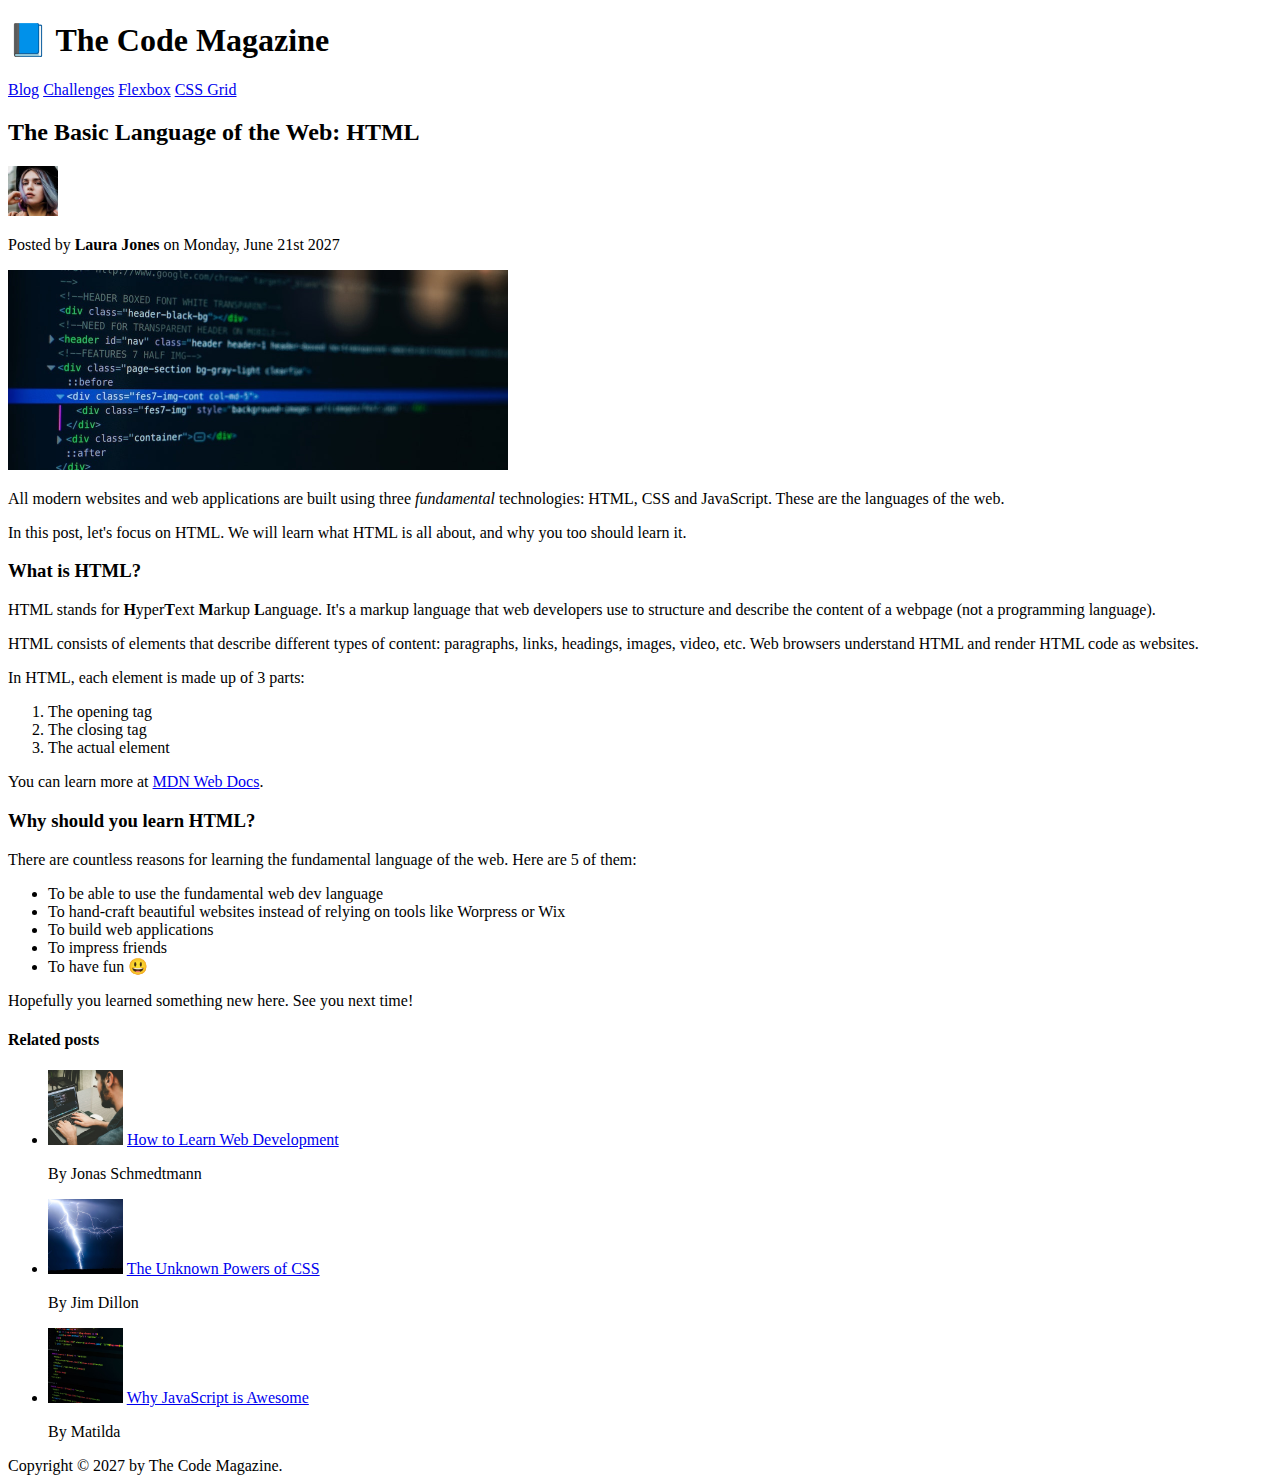
<file: 01-test/index.html>
<!DOCTYPE html>
<html lang="en">
  <head>
    <meta charset="UTF-8" />
    <title>The Basic Language of the Web: HTML</title>
  </head>

  <body>
    <!--
    <h1>The Basic Language of the Web: HTML</h1>
    <h2>The Basic Language of the Web: HTML</h2>
    <h3>The Basic Language of the Web: HTML</h3>
    <h4>The Basic Language of the Web: HTML</h4>
    <h5>The Basic Language of the Web: HTML</h5>
    <h6>The Basic Language of the Web: HTML</h6>
    -->

    <header>
      <h1>📘 The Code Magazine</h1>

      <nav>
        <a href="blog.html">Blog</a>
        <a href="#">Challenges</a>
        <a href="#">Flexbox</a>
        <a href="#">CSS Grid</a>
      </nav>
    </header>

    <article>
      <header>
        <h2>The Basic Language of the Web: HTML</h2>

        <img
          src="img/laura-jones.jpg"
          alt="Headshot of Laura Jones"
          height="50"
          width="50"
        />

        <p>Posted by <strong>Laura Jones</strong> on Monday, June 21st 2027</p>

        <img
          src="img/post-img.jpg"
          alt="HTML code on a screen"
          width="500"
          height="200"
        />
      </header>

      <p>
        All modern websites and web applications are built using three
        <em>fundamental</em>
        technologies: HTML, CSS and JavaScript. These are the languages of the
        web.
      </p>

      <p>
        In this post, let's focus on HTML. We will learn what HTML is all about,
        and why you too should learn it.
      </p>

      <h3>What is HTML?</h3>
      <p>
        HTML stands for <strong>H</strong>yper<strong>T</strong>ext
        <strong>M</strong>arkup <strong>L</strong>anguage. It's a markup
        language that web developers use to structure and describe the content
        of a webpage (not a programming language).
      </p>
      <p>
        HTML consists of elements that describe different types of content:
        paragraphs, links, headings, images, video, etc. Web browsers understand
        HTML and render HTML code as websites.
      </p>
      <p>In HTML, each element is made up of 3 parts:</p>

      <ol>
        <li>The opening tag</li>
        <li>The closing tag</li>
        <li>The actual element</li>
      </ol>

      <p>
        You can learn more at
        <a
          href="https://developer.mozilla.org/en-US/docs/Web/HTML"
          target="_blank"
          >MDN Web Docs</a
        >.
      </p>

      <h3>Why should you learn HTML?</h3>

      <p>
        There are countless reasons for learning the fundamental language of the
        web. Here are 5 of them:
      </p>

      <ul>
        <li>To be able to use the fundamental web dev language</li>
        <li>
          To hand-craft beautiful websites instead of relying on tools like
          Worpress or Wix
        </li>
        <li>To build web applications</li>
        <li>To impress friends</li>
        <li>To have fun 😃</li>
      </ul>

      <p>Hopefully you learned something new here. See you next time!</p>
    </article>

    <aside>
      <h4>Related posts</h4>

      <ul>
        <li>
          <img
            src="img/related-1.jpg"
            alt="Person programming"
            width="75"
            width="75"
          />
          <a href="#">How to Learn Web Development</a>
          <p>By Jonas Schmedtmann</p>
        </li>
        <li>
          <img src="img/related-2.jpg" alt="Lightning" width="75" heigth="75" />
          <a href="#">The Unknown Powers of CSS</a>
          <p>By Jim Dillon</p>
        </li>
        <li>
          <img
            src="img/related-3.jpg"
            alt="JavaScript code on a screen"
            width="75"
            height="75"
          />
          <a href="#">Why JavaScript is Awesome</a>
          <p>By Matilda</p>
        </li>
      </ul>
    </aside>

    <footer>Copyright &copy; 2027 by The Code Magazine.</footer>
  </body>
</html>
</file>
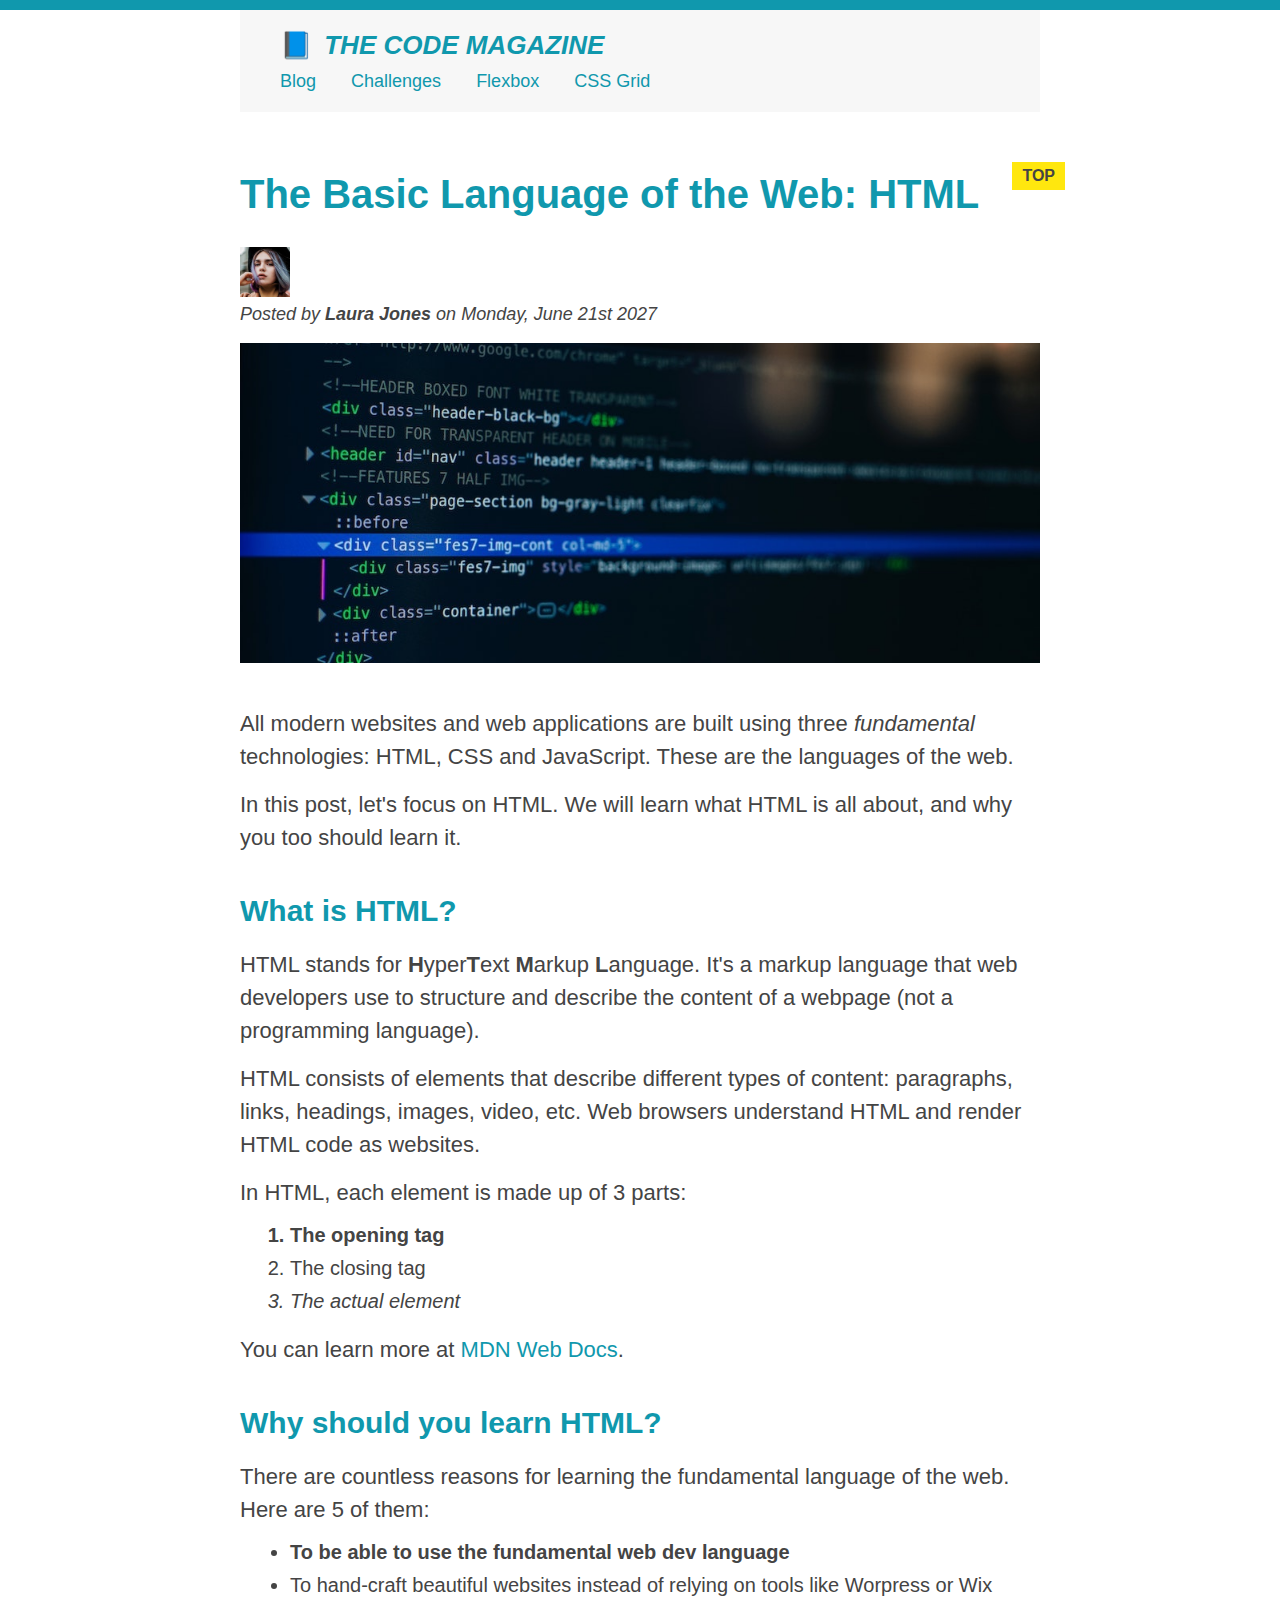
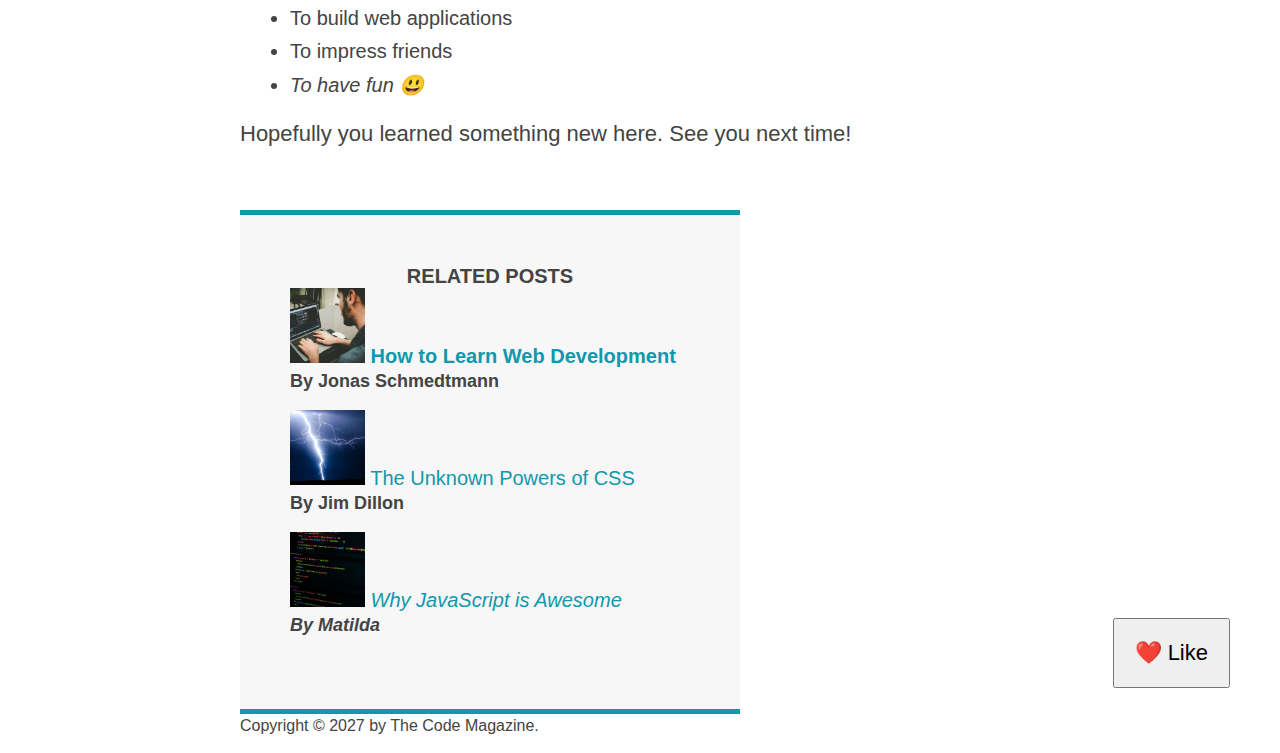
<file: 02-test/index.html>
<!DOCTYPE html>
<html lang="en">
  <head>
    <meta charset="UTF-8" />
    <link href="style.css" rel="stylesheet" />

    <title>The Basic Language of the Web: HTML</title>
  </head>

  <body>
    <!--
    <h1>The Basic Language of the Web: HTML</h1>
    <h2>The Basic Language of the Web: HTML</h2>
    <h3>The Basic Language of the Web: HTML</h3>
    <h4>The Basic Language of the Web: HTML</h4>
    <h5>The Basic Language of the Web: HTML</h5>
    <h6>The Basic Language of the Web: HTML</h6>
    -->

    <div class="container">
      <header class="main-header">
        <h1>📘 The Code Magazine</h1>

        <nav>
          <!-- <strong>This is the navigation</strong> -->
          <a href="blog.html">Blog</a>
          <a href="#">Challenges</a>
          <a href="#">Flexbox</a>
          <a href="#">CSS Grid</a>
        </nav>
      </header>

      <article>
        <header class="post-header">
          <h2>The Basic Language of the Web: HTML</h2>

          <img
            src="img/laura-jones.jpg"
            alt="Headshot of Laura Jones"
            height="50"
            width="50"
          />

          <p id="author">
            Posted by <strong>Laura Jones</strong> on Monday, June 21st 2027
          </p>

          <img
            src="img/post-img.jpg"
            alt="HTML code on a screen"
            width="500"
            height="200"
            class="post-img"
          />
          <button>❤️ Like</button>
        </header>

        <p>
          All modern websites and web applications are built using three
          <em>fundamental</em>
          technologies: HTML, CSS and JavaScript. These are the languages of the
          web.
        </p>

        <p>
          In this post, let's focus on HTML. We will learn what HTML is all
          about, and why you too should learn it.
        </p>

        <h3>What is HTML?</h3>
        <p>
          HTML stands for <strong>H</strong>yper<strong>T</strong>ext
          <strong>M</strong>arkup <strong>L</strong>anguage. It's a markup
          language that web developers use to structure and describe the content
          of a webpage (not a programming language).
        </p>
        <p>
          HTML consists of elements that describe different types of content:
          paragraphs, links, headings, images, video, etc. Web browsers
          understand HTML and render HTML code as websites.
        </p>
        <p>In HTML, each element is made up of 3 parts:</p>

        <ol>
          <li class="first-li">The opening tag</li>
          <li>The closing tag</li>
          <li>The actual element</li>
        </ol>

        <p>
          You can learn more at
          <a
            href="https://developer.mozilla.org/en-US/docs/Web/HTML"
            target="_blank"
            >MDN Web Docs</a
          >.
        </p>

        <h3>Why should you learn HTML?</h3>

        <p>
          There are countless reasons for learning the fundamental language of
          the web. Here are 5 of them:
        </p>

        <ul>
          <li class="first-li">
            To be able to use the fundamental web dev language
          </li>
          <li>
            To hand-craft beautiful websites instead of relying on tools like
            Worpress or Wix
          </li>
          <li>To build web applications</li>
          <li>To impress friends</li>
          <li>To have fun 😃</li>
        </ul>

        <p>Hopefully you learned something new here. See you next time!</p>
      </article>

      <aside>
        <h4>Related posts</h4>

        <ul class="related">
          <li>
            <img
              src="img/related-1.jpg"
              alt="Person programming"
              width="75"
              height="75"
            />
            <a href="#">How to Learn Web Development</a>
            <p class="related-author">By Jonas Schmedtmann</p>
          </li>
          <li>
            <img
              src="img/related-2.jpg"
              alt="Lightning"
              width="75"
              height="75"
            />
            <a href="#">The Unknown Powers of CSS</a>
            <p class="related-author">By Jim Dillon</p>
          </li>
          <li>
            <img
              src="img/related-3.jpg"
              alt="JavaScript code on a screen"
              width="75"
              height="75"
            />
            <a href="#">Why JavaScript is Awesome</a>
            <p class="related-author">By Matilda</p>
          </li>
        </ul>
      </aside>

      <footer>
        <p id="copyright" class="copyright text">
          Copyright &copy; 2027 by The Code Magazine.
        </p>
      </footer>
    </div>
  </body>
</html>
</file>
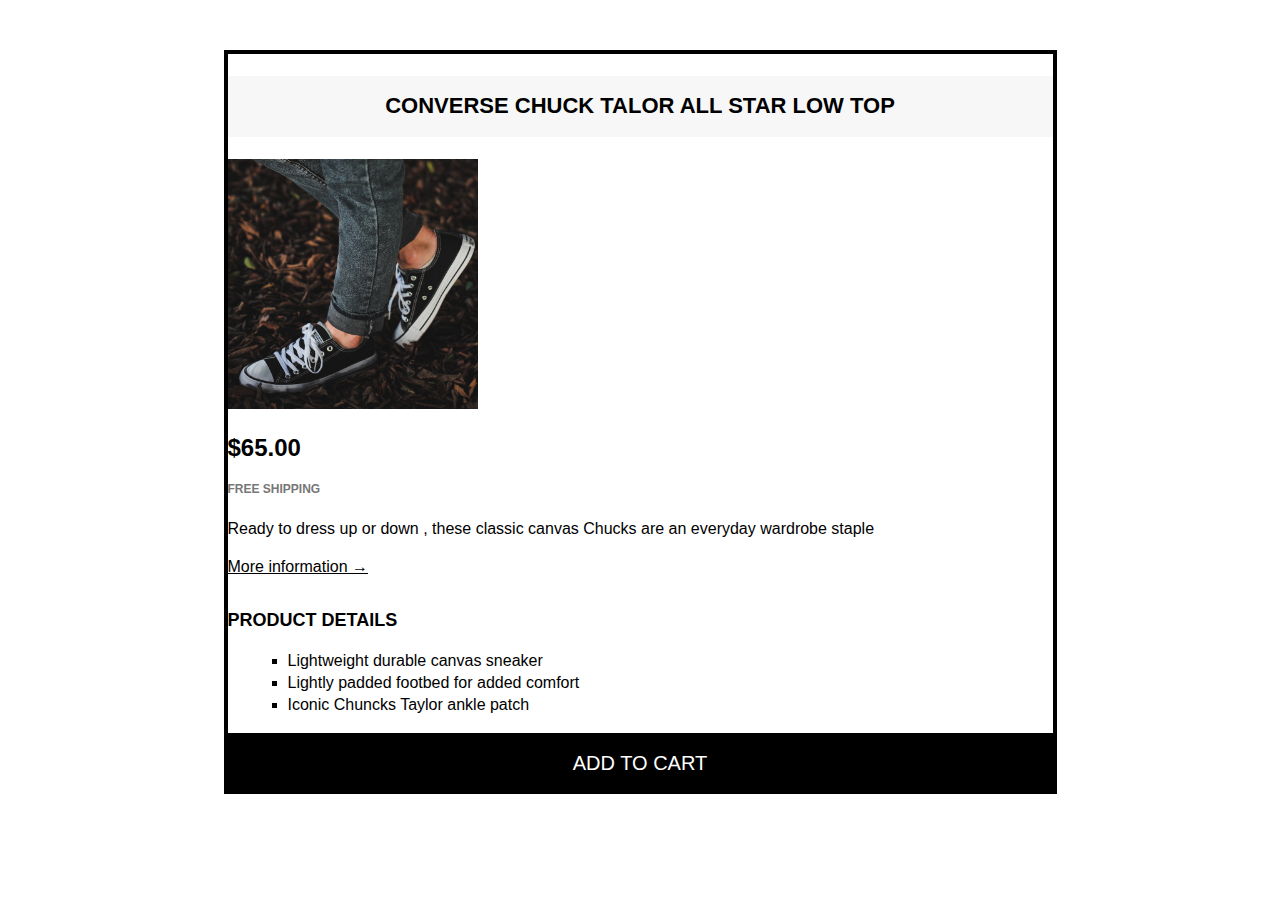
<file: 03-test/index.html>
<!DOCTYPE html>
<html lang="en">
  <head>
    <meta charset="UTF-8" />
    <meta name="viewport" content="width=device-width, initial-scale=1.0" />
    <link rel="stylesheet" href="style.css" />
    <title>Document</title>
  </head>
  <body>
    <article class="product">
      <h3 class="product-title">CONVERSE CHUCK TALOR ALL STAR LOW TOP</h3>
      <img src="img/challenges.jpg" alt="" srcset="" width="250" />
      <p><strong class="dollar">$65.00</strong></p>
      <p class="shipping">FREE SHIPPING</p>
      <p>
        Ready to dress up or down , these classic canvas Chucks are an everyday
        wardrobe staple
      </p>
      <a class="more-information" href="https//www.converse.com"
        >More information &rarr;</a
      >
      <h1 class="product-details">PRODUCT DETAILS</h1>
      <ul class="product-list">
        <li>Lightweight durable canvas sneaker</li>
        <li>Lightly padded footbed for added comfort</li>
        <li>Iconic Chuncks Taylor ankle patch</li>
      </ul>
      <button class="button">ADD TO CART</button>
    </article>
  </body>
</html>
</file>
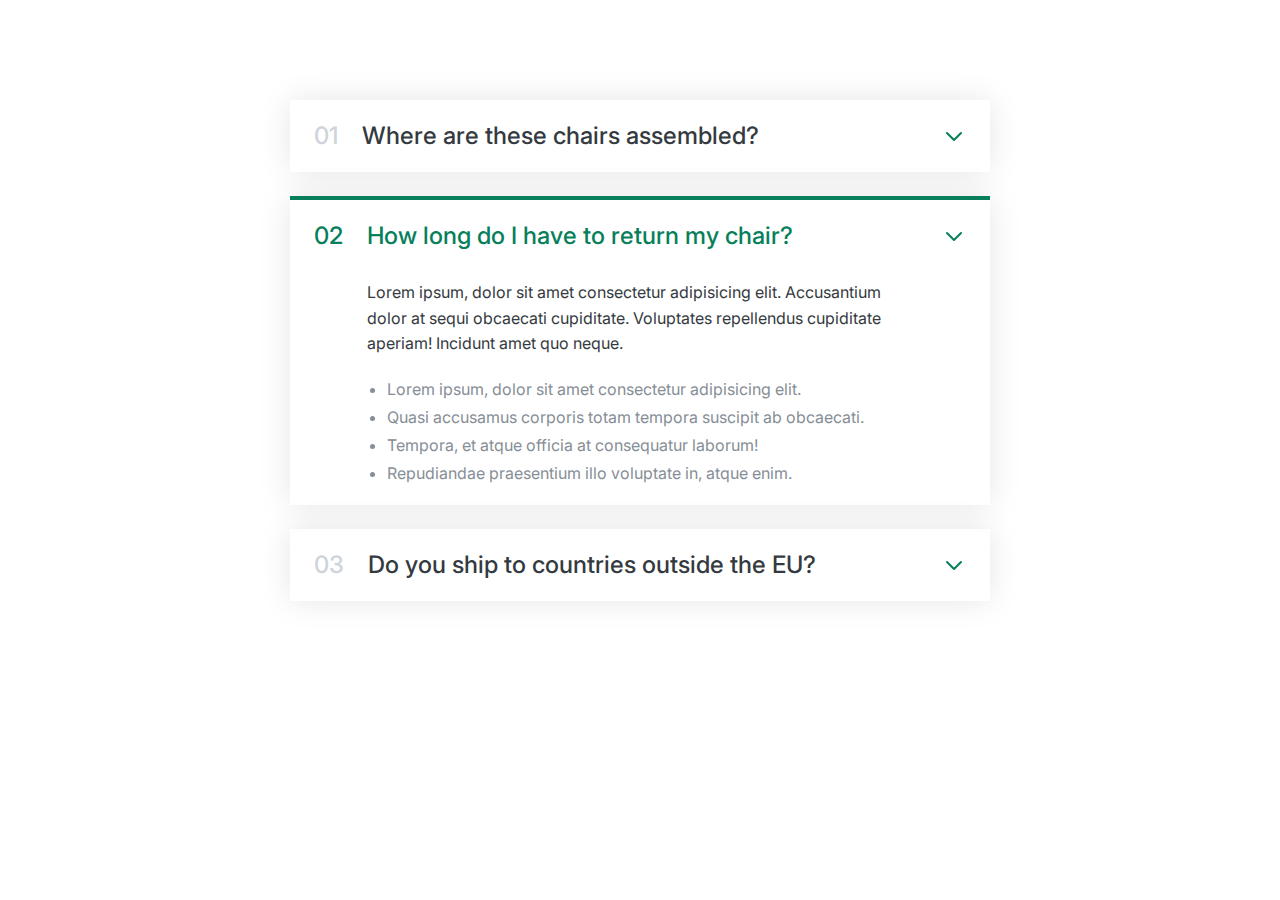
<file: 04-components/01-accordion.html>
<!DOCTYPE html>
<html lang="en">
  <head>
    <meta charset="UTF-8" />
    <meta http-equiv="X-UA-Compatible" content="IE=edge" />
    <meta name="viewport" content="width=device-width, initial-scale=1.0" />
    <link
      href="https://fonts.googleapis.com/css2?family=Inter:wght@400;500;700&display=swap"
      rel="stylesheet"
    />

    <title>Accordion Component</title>

    <style>
      /*
      SPACING SYSTEM (px)
      2 / 4 / 8 / 12 / 16 / 24 / 32 / 48 / 64 / 80 / 96 / 128
      FONT SIZE SYSTEM (px)
      10 / 12 / 14 / 16 / 18 / 20 / 24 / 30 / 36 / 44 / 52 / 62 / 74 / 86 / 98
      */
      /* 
      MAIN COLOR: #087f5b
      GREY COLOR: #343a40
      */

      * {
        margin: 0;
        padding: 0;
        box-sizing: border-box;
      }

      body {
        font-family: "Inter", sans-serif;
        color: #343a40;
        line-height: 1;
      }

      .accordion {
        width: 700px;
        margin: 100px auto;

        display: flex;
        flex-direction: column;
        gap: 24px;
      }

      .item {
        box-shadow: 0 0 32px rgba(0, 0, 0, 0.1);
        padding: 24px;

        display: grid;
        grid-template-columns: auto 1fr auto;
        column-gap: 24px;
        row-gap: 32px;
        align-items: center;
      }

      .number,
      .text {
        font-size: 24px;
        font-weight: 500;
        /* color: #087f5b; */
      }

      .number {
        color: #ced4da;
      }

      .icon {
        width: 24px;
        height: 24px;
        stroke: #087f5b;
      }

      .hidden-box {
        grid-column: 2;
        display: none;
      }

      .hidden-box p {
        line-height: 1.6;
        margin-bottom: 24px;
      }

      .hidden-box ul {
        color: #868e96;
        margin-left: 20px;

        display: flex;
        flex-direction: column;
        gap: 12px;
      }

      /* OPEN STATE */
      .open {
        border-top: 4px solid #087f5b;
      }

      .open .hidden-box {
        display: block;
      }

      .open .number,
      .open .text {
        color: #087f5b;
      }
    </style>
  </head>
  <body>
    <div class="accordion">
      <div class="item">
        <p class="number">01</p>
        <p class="text">Where are these chairs assembled?</p>
        <svg
          xmlns="http://www.w3.org/2000/svg"
          class="icon"
          fill="none"
          viewBox="0 0 24 24"
          stroke="currentColor"
        >
          <path
            stroke-linecap="round"
            stroke-linejoin="round"
            stroke-width="2"
            d="M19 9l-7 7-7-7"
          />
        </svg>
        <div class="hidden-box">
          <p>
            Lorem ipsum, dolor sit amet consectetur adipisicing elit.
            Accusantium dolor at sequi obcaecati cupiditate. Voluptates
            repellendus cupiditate aperiam! Incidunt amet quo neque.
          </p>
          <ul>
            <li>Lorem ipsum, dolor sit amet consectetur adipisicing elit.</li>
            <li>
              Quasi accusamus corporis totam tempora suscipit ab obcaecati.
            </li>
            <li>Tempora, et atque officia at consequatur laborum!</li>
            <li>Repudiandae praesentium illo voluptate in, atque enim.</li>
          </ul>
        </div>
      </div>

      <div class="item open">
        <p class="number">02</p>
        <p class="text">How long do I have to return my chair?</p>
        <svg
          xmlns="http://www.w3.org/2000/svg"
          class="icon"
          fill="none"
          viewBox="0 0 24 24"
          stroke="currentColor"
        >
          <path
            stroke-linecap="round"
            stroke-linejoin="round"
            stroke-width="2"
            d="M19 9l-7 7-7-7"
          />
        </svg>
        <div class="hidden-box">
          <p>
            Lorem ipsum, dolor sit amet consectetur adipisicing elit.
            Accusantium dolor at sequi obcaecati cupiditate. Voluptates
            repellendus cupiditate aperiam! Incidunt amet quo neque.
          </p>
          <ul>
            <li>Lorem ipsum, dolor sit amet consectetur adipisicing elit.</li>
            <li>
              Quasi accusamus corporis totam tempora suscipit ab obcaecati.
            </li>
            <li>Tempora, et atque officia at consequatur laborum!</li>
            <li>Repudiandae praesentium illo voluptate in, atque enim.</li>
          </ul>
        </div>
      </div>

      <div class="item">
        <p class="number">03</p>
        <p class="text">Do you ship to countries outside the EU?</p>
        <svg
          xmlns="http://www.w3.org/2000/svg"
          class="icon"
          fill="none"
          viewBox="0 0 24 24"
          stroke="currentColor"
        >
          <path
            stroke-linecap="round"
            stroke-linejoin="round"
            stroke-width="2"
            d="M19 9l-7 7-7-7"
          />
        </svg>
        <div class="hidden-box">
          <p>
            Lorem ipsum, dolor sit amet consectetur adipisicing elit.
            Accusantium dolor at sequi obcaecati cupiditate. Voluptates
            repellendus cupiditate aperiam! Incidunt amet quo neque.
          </p>
          <ul>
            <li>Lorem ipsum, dolor sit amet consectetur adipisicing elit.</li>
            <li>
              Quasi accusamus corporis totam tempora suscipit ab obcaecati.
            </li>
            <li>Tempora, et atque officia at consequatur laborum!</li>
            <li>Repudiandae praesentium illo voluptate in, atque enim.</li>
          </ul>
        </div>
      </div>
    </div>
  </body>
</html>
</file>
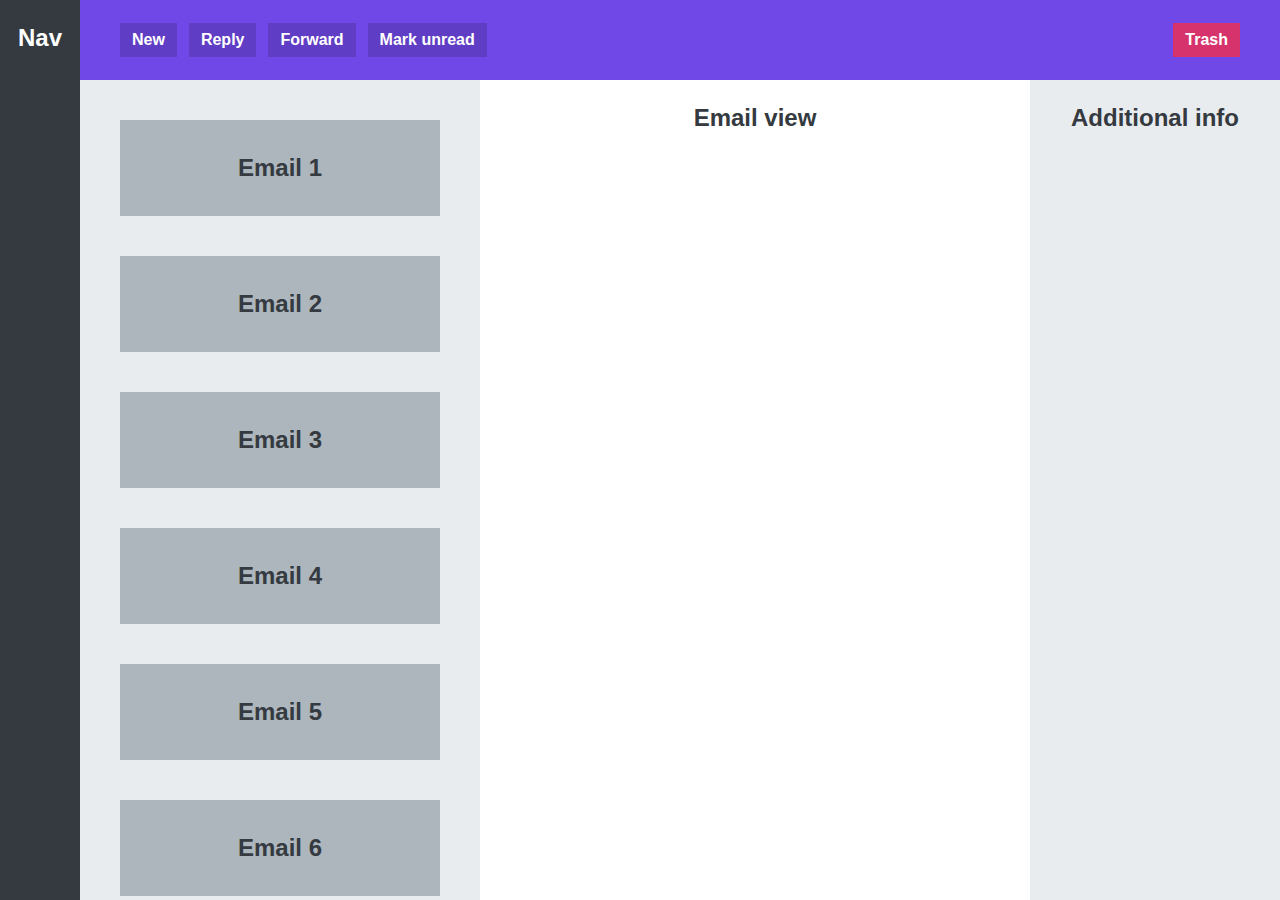
<file: 04-components/app-layout.html>
<!DOCTYPE html>
<html lang="en">
  <head>
    <meta charset="UTF-8" />
    <meta http-equiv="X-UA-Compatible" content="IE=edge" />
    <meta name="viewport" content="width=device-width, initial-scale=1.0" />
    <title>App Layout</title>
    <style>
      * {
        margin: 0;
        padding: 0;
        box-sizing: border-box;
      }

      body {
        font-family: sans-serif;
        color: #343a40;
        font-size: 24px;
        height: 100vh;
        text-align: center;
        font-weight: bold;

        display: grid;
        grid-template-columns: 80px 400px 1fr 250px;
        grid-template-rows: 80px 1fr;
      }

      nav,
      section,
      main,
      aside {
        padding-top: 24px;
      }

      nav {
        background-color: #343a40;
        color: white;
        grid-row: 1 / -1;
      }

      menu {
        background-color: #7048e8;
        grid-column: 2 / -1;
        display: flex;
        align-items: center;
        gap: 12px;
        padding: 0 40px;
      }

      button {
        display: inline-block;
        font-size: 16px;
        font-weight: bold;
        background-color: #5f3dc4;
        border: none;
        cursor: pointer;
        color: #fff;
        padding: 8px 12px;
      }

      button:last-child {
        background-color: #d6336c;
        margin-left: auto;
      }

      section {
        background-color: #e9ecef;
        padding: 40px;

        /* How elements that don't fit into container appear */
        overflow: scroll;

        display: flex;
        flex-direction: column;
        gap: 40px;
      }

      .email {
        background-color: #adb5bd;
        height: 96px;
        flex-shrink: 0;

        display: flex;
        align-items: center;
        justify-content: center;
      }

      aside {
        background-color: #e9ecef;
      }
    </style>
  </head>
  <body>
    <nav>Nav</nav>
    <menu>
      <button>New</button>
      <button>Reply</button>
      <button>Forward</button>
      <button>Mark unread</button>
      <button>Trash</button>
    </menu>
    <section>
      <div class="email">Email 1</div>
      <div class="email">Email 2</div>
      <div class="email">Email 3</div>
      <div class="email">Email 4</div>
      <div class="email">Email 5</div>
      <div class="email">Email 6</div>
      <div class="email">Email 7</div>
      <div class="email">Email 8</div>
      <div class="email">Email 9</div>
      <div class="email">Email 10</div>
    </section>
    <main>Email view</main>
    <aside>Additional info</aside>
  </body>
</html>
</file>
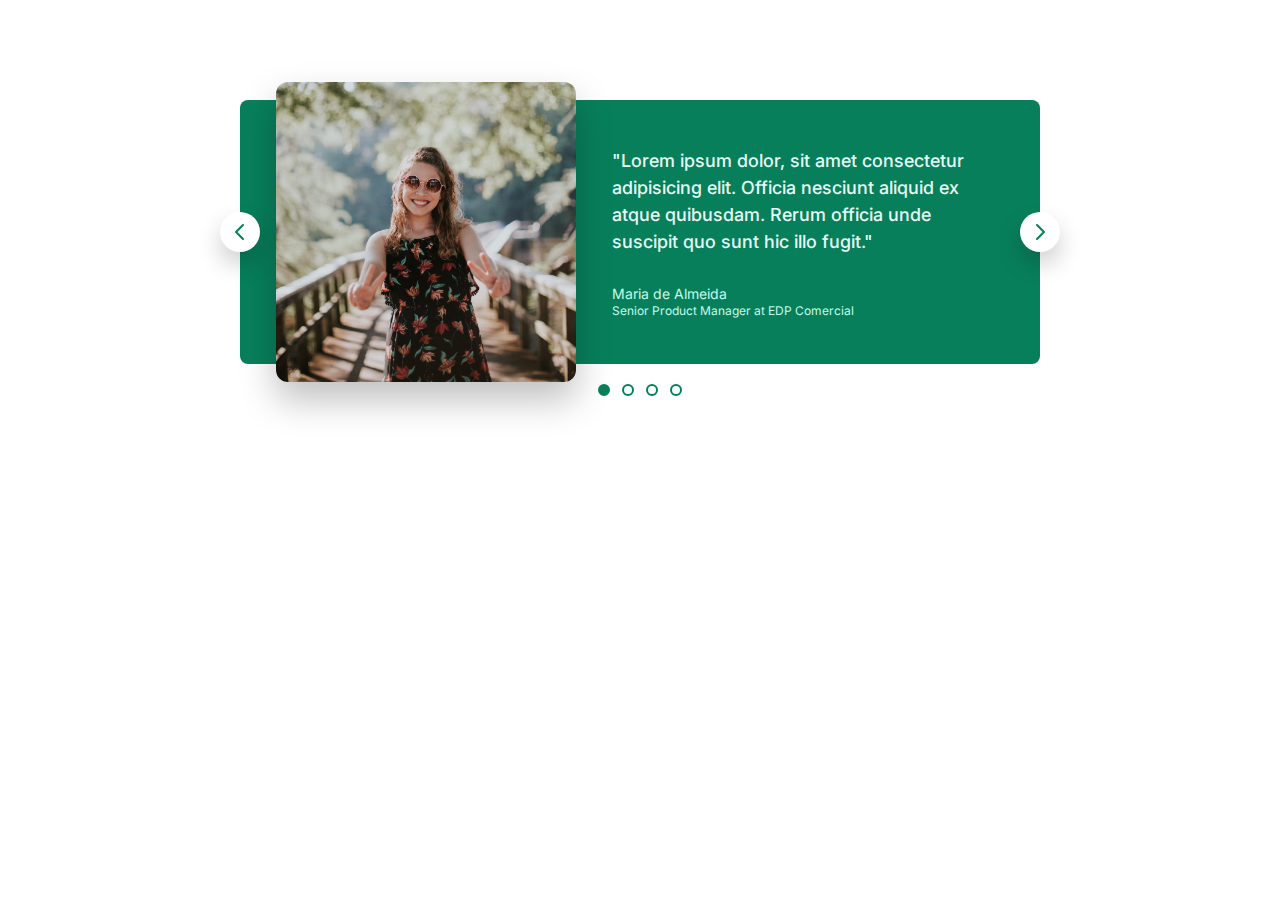
<file: 04-components/Carousel.html>
<!DOCTYPE html>
<html lang="en">
  <head>
    <meta charset="UTF-8" />
    <meta http-equiv="X-UA-Compatible" content="IE=edge" />
    <meta name="viewport" content="width=device-width, initial-scale=1.0" />
    <link
      href="https://fonts.googleapis.com/css2?family=Inter:wght@400;500;700&display=swap"
      rel="stylesheet"
    />

    <title>Carousel Component</title>

    <style>
      /*
      SPACING SYSTEM (px)
      2 / 4 / 8 / 12 / 16 / 24 / 32 / 48 / 64 / 80 / 96 / 128
      FONT SIZE SYSTEM (px)
      10 / 12 / 14 / 16 / 18 / 20 / 24 / 30 / 36 / 44 / 52 / 62 / 74 / 86 / 98
      */
      /*
      MAIN COLOR: #087f5b
      GREY COLOR: #343a40
      */

      * {
        margin: 0;
        padding: 0;
        box-sizing: border-box;
      }

      body {
        font-family: "Inter", sans-serif;
        color: #343a40;
        line-height: 1;
      }

      .carousel {
        width: 800px;
        margin: 100px auto;
        background-color: #087f5b;
        /* padding: 32px; */
        /* padding-left: 86px; */
        /* padding-right: 48px; */
        padding: 32px 48px 32px 86px;

        border-radius: 8px;
        position: relative;

        display: flex;
        align-items: center;
        gap: 86px;
      }

      img {
        height: 200px;
        border-radius: 8px;
        transform: scale(1.5);
        box-shadow: 0 12px 24px rgba(0, 0, 0, 0.25);
      }

      .testimonial-text {
        font-size: 18px;
        font-weight: 500;
        line-height: 1.5;
        margin-bottom: 32px;
        color: #e6fcf5;
      }

      .testimonial-author {
        font-size: 14px;
        margin-bottom: 4px;
        color: #c3fae8;
      }

      .testimonial-job {
        font-size: 12px;
        color: #c3fae8;
      }

      /* CONTROLS */
      .btn {
        background-color: #fff;
        border: none;
        height: 40px;
        width: 40px;
        border-radius: 50%;
        position: absolute;
        box-shadow: 0 12px 24px rgba(0, 0, 0, 0.2);
        cursor: pointer;

        display: flex;
        align-items: center;
        justify-content: center;
      }

      .btn--left {
        /* In relation to PARENTE ELEMENT */
        left: 0;
        top: 50%;

        /* In relation to ELEMENT ITSELF */
        transform: translate(-50%, -50%);
      }

      .btn--right {
        right: 0;
        top: 50%;

        transform: translate(50%, -50%);
      }

      .btn-icon {
        height: 24px;
        width: 24px;
        stroke: #087f5b;
      }
      .dots {
        position: absolute;
        left: 50%;
        bottom: 0;
        transform: translate(-50%, 32px);

        display: flex;
        gap: 12px;
      }

      .dot {
        height: 12px;
        width: 12px;
        background-color: #fff;
        border: 2px solid #087f5b;
        border-radius: 50%;
        cursor: pointer;
      }

      .dot--fill {
        background-color: #087f5b;
      }
    </style>
  </head>
  <body>
    <div class="carousel">
      <img src="maria.jpg" alt="Maria de Almeida" />
      <blockquote class="testimonial">
        <p class="testimonial-text">
          "Lorem ipsum dolor, sit amet consectetur adipisicing elit. Officia
          nesciunt aliquid ex atque quibusdam. Rerum officia unde suscipit quo
          sunt hic illo fugit."
        </p>
        <p class="testimonial-author">Maria de Almeida</p>
        <p class="testimonial-job">Senior Product Manager at EDP Comercial</p>
      </blockquote>

      <button class="btn btn--left">
        <svg
          xmlns="http://www.w3.org/2000/svg"
          class="btn-icon"
          fill="none"
          viewBox="0 0 24 24"
          stroke="currentColor"
        >
          <path
            stroke-linecap="round"
            stroke-linejoin="round"
            stroke-width="2"
            d="M15 19l-7-7 7-7"
          />
        </svg>
      </button>
      <button class="btn btn--right">
        <svg
          xmlns="http://www.w3.org/2000/svg"
          class="btn-icon"
          fill="none"
          viewBox="0 0 24 24"
          stroke="currentColor"
        >
          <path
            stroke-linecap="round"
            stroke-linejoin="round"
            stroke-width="2"
            d="M9 5l7 7-7 7"
          />
        </svg>
      </button>
      <div class="dots">
        <button class="dot dot--fill">&nbsp;</button>
        <button class="dot">&nbsp;</button>
        <button class="dot">&nbsp;</button>
        <button class="dot">&nbsp;</button>
      </div>
    </div>
  </body>
</html>
</file>
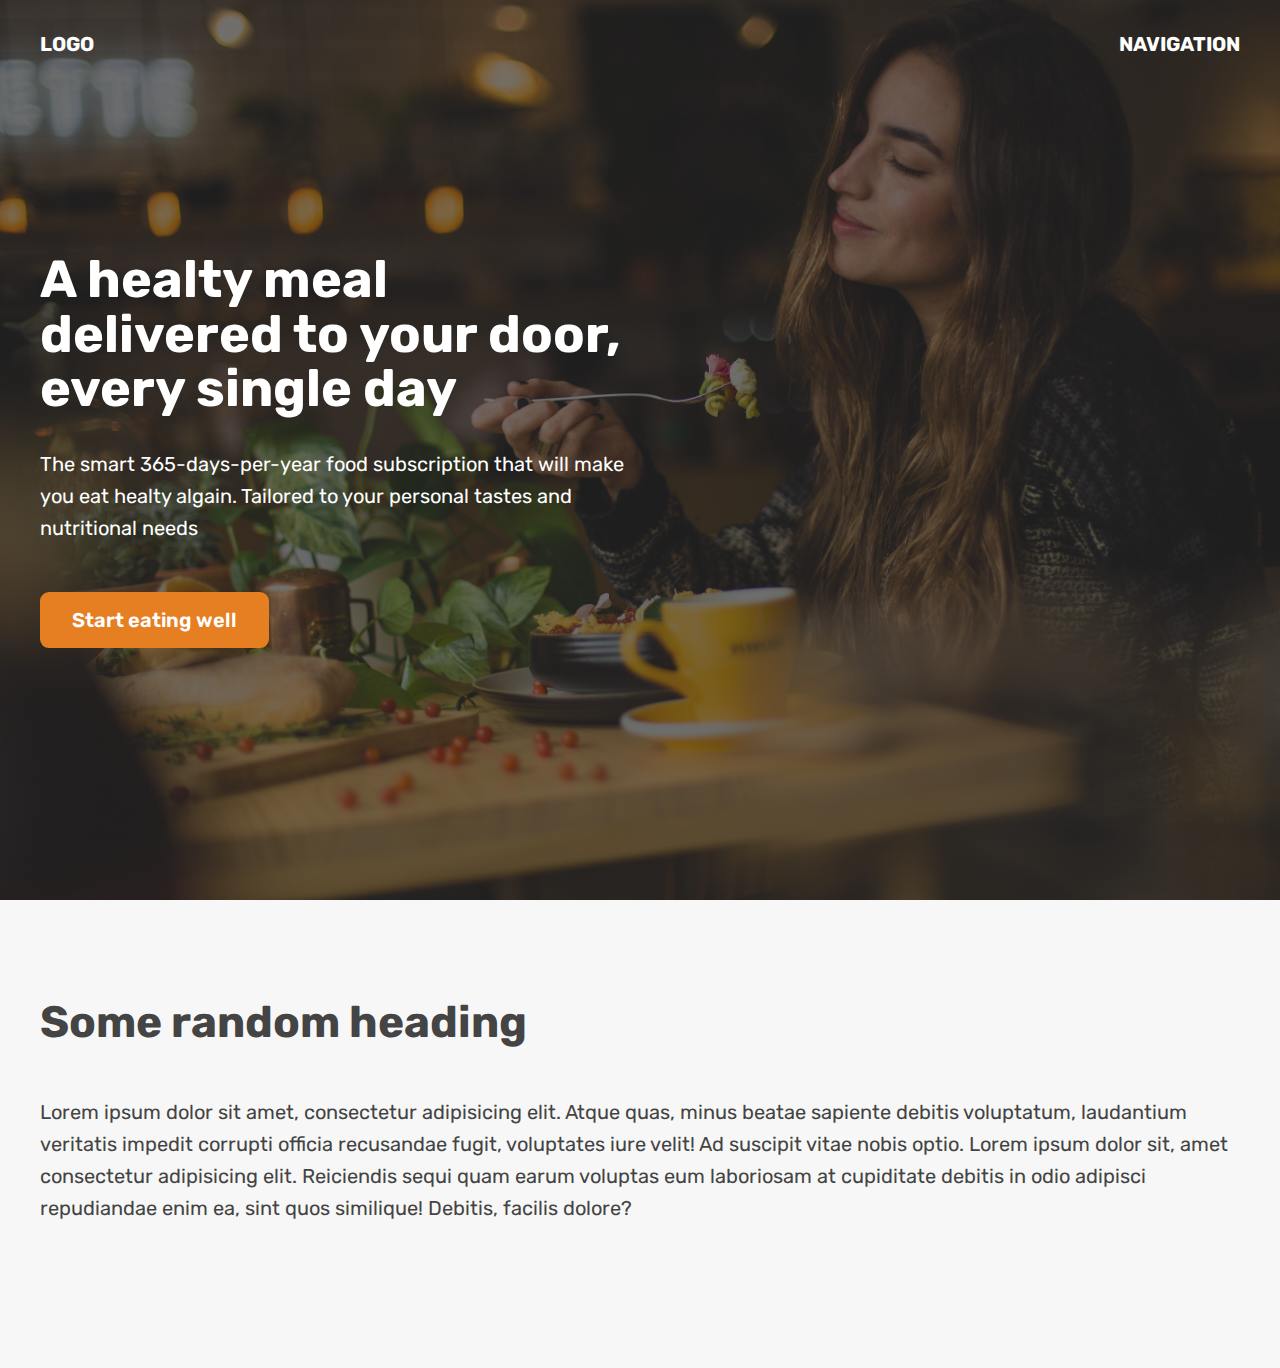
<file: 04-components/hero.html>
<!DOCTYPE html>
<html lang="en">
  <head>
    <meta charset="UTF-8" />
    <meta http-equiv="X-UA-Compatible" content="IE=edge" />
    <meta name="viewport" content="width=device-width, initial-scale=1.0" />
    <title>Omifood Hero Section</title>

    <link rel="preconnect" href="https://fonts.gstatic.com" />
    <link
      href="https://fonts.googleapis.com/css2?family=Rubik:wght@400;600;700&display=swap"
      rel="stylesheet"
    />
    <style>
      * {
        margin: 0;
        padding: 0;
        box-sizing: border-box;
      }

      html {
        font-family: "Rubik", sans-serif;
        color: #444;
      }

      .container {
        margin: 0 auto;
        width: 1200px;
      }

      header {
        /* background-color: orangered; */
        height: 100vh;
        position: relative;

        background-image: linear-gradient(
            rgba(34, 34, 34, 0.6),
            rgba(34, 34, 34, 0.6)
          ),
          url(hero.jpg);
        background-size: cover;
        color: #fff;
      }

      nav {
        font-size: 20px;
        font-weight: 700;
        display: flex;
        justify-content: space-between;
        padding-top: 32px;
        /* background-image: linear-gradient(to right, red, blue); */

        /* background-color: green; */
      }

      .header-container {
        width: 1200px;
        position: absolute;

        /* In relation to PARENT size */
        left: 50%;
        top: 50%;

        /* In relation to ELEMENT size */
        transform: translate(-50%, -50%);

        /* background-color: violet; */

        /* text-align: center; */
      }

      .header-container-inner {
        width: 50%;
        /* background-color: blue; */
      }

      h1 {
        font-size: 52px;
        margin-bottom: 32px;
        line-height: 1.05;
      }

      p {
        font-size: 20px;
        line-height: 1.6;
        margin-bottom: 48px;
      }

      .btn:link,
      .btn:visited {
        font-size: 20px;
        font-weight: 600;
        background-color: #e67e22;
        color: #fff;
        text-decoration: none;
        display: inline-block;
        padding: 16px 32px;
        border-radius: 9px;
      }

      h2 {
        font-size: 44px;
        margin-bottom: 48px;
      }

      section {
        padding: 96px 0;
        background-color: #f7f7f7;
      }
    </style>
  </head>
  <body>
    <header>
      <nav class="container">
        <div>LOGO</div>
        <div>NAVIGATION</div>
      </nav>

      <div class="header-container">
        <div class="header-container-inner">
          <h1>A healty meal delivered to your door, every single day</h1>
          <p>
            The smart 365-days-per-year food subscription that will make you eat
            healty algain. Tailored to your personal tastes and nutritional
            needs
          </p>
          <a href="#" class="btn">Start eating well</a>
        </div>
      </div>
    </header>

    <section>
      <div class="container">
        <h2>Some random heading</h2>
        <p>
          Lorem ipsum dolor sit amet, consectetur adipisicing elit. Atque quas,
          minus beatae sapiente debitis voluptatum, laudantium veritatis impedit
          corrupti officia recusandae fugit, voluptates iure velit! Ad suscipit
          vitae nobis optio. Lorem ipsum dolor sit, amet consectetur adipisicing
          elit. Reiciendis sequi quam earum voluptas eum laboriosam at
          cupiditate debitis in odio adipisci repudiandae enim ea, sint quos
          similique! Debitis, facilis dolore?
        </p>
      </div>
    </section>
  </body>
</html>
</file>
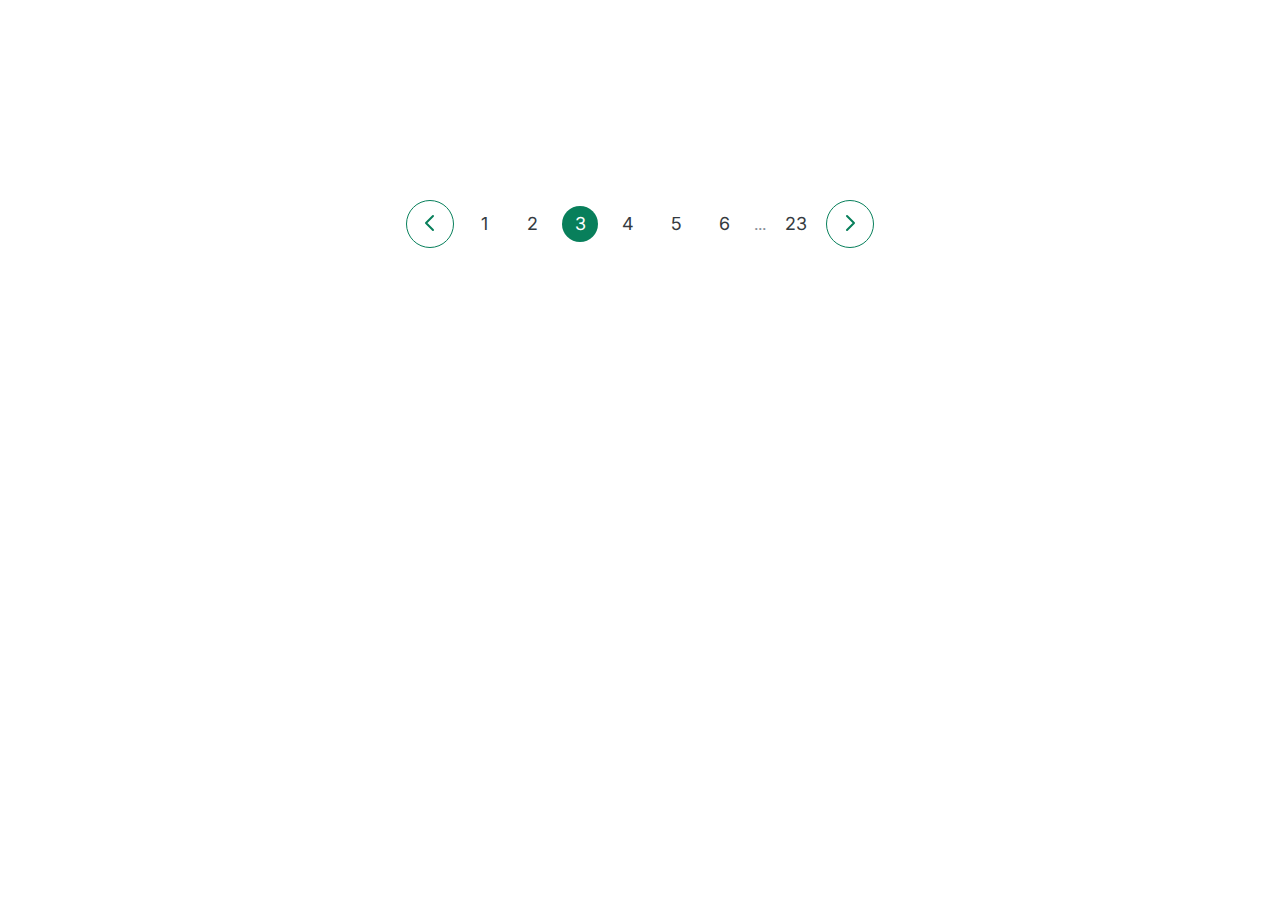
<file: 04-components/pagination.html>
<!DOCTYPE html>
<html lang="en">
  <head>
    <meta charset="UTF-8" />
    <meta http-equiv="X-UA-Compatible" content="IE=edge" />
    <meta name="viewport" content="width=device-width, initial-scale=1.0" />
    <link
      href="https://fonts.googleapis.com/css2?family=Inter:wght@400;500;700&display=swap"
      rel="stylesheet"
    />

    <title>Pagination Component</title>

    <style>
      /*
      SPACING SYSTEM (px)
      2 / 4 / 8 / 12 / 16 / 24 / 32 / 48 / 64 / 80 / 96 / 128
      FONT SIZE SYSTEM (px)
      10 / 12 / 14 / 16 / 18 / 20 / 24 / 30 / 36 / 44 / 52 / 62 / 74 / 86 / 98
      */
      /* 
      MAIN COLOR: #087f5b
      GREY COLOR: #343a40
      */

      * {
        margin: 0;
        padding: 0;
        box-sizing: border-box;
      }

      body {
        font-family: "Inter", sans-serif;
        color: #343a40;
        line-height: 1;
        display: flex;
        justify-content: center;
      }

      .pagination {
        display: flex;
        align-items: center;
        gap: 12px;
        margin-top: 200px;
      }

      .btn {
        border: 1px solid #087f5b;
        height: 48px;
        width: 48px;
        border-radius: 50%;
        background: none;
        cursor: pointer;
      }

      .btn:hover {
        background-color: #087f5b;
      }

      .btn:hover .btn-icon {
        stroke: #fff;
      }

      .btn-icon {
        height: 24px;
        width: 24px;
        stroke: #087f5b;
      }

      .page-link:link,
      .page-link:visited {
        font-size: 18px;
        color: #343a40;
        text-decoration: none;
        height: 36px;
        width: 36px;
        border-radius: 50%;
        display: flex;
        align-items: center;
        justify-content: center;
      }

      .page-link:hover,
      .page-link:active,
      .page-link.page-link--current {
        background-color: #087f5b;
        color: #fff;
      }

      .dots {
        color: #868e96;
      }
    </style>
  </head>
  <body>
    <div class="pagination">
      <button class="btn">
        <svg
          xmlns="http://www.w3.org/2000/svg"
          class="btn-icon"
          fill="none"
          viewBox="0 0 24 24"
          stroke="currentColor"
        >
          <path
            stroke-linecap="round"
            stroke-linejoin="round"
            stroke-width="2"
            d="M15 19l-7-7 7-7"
          />
        </svg>
      </button>
      <a href="#" class="page-link">1</a>
      <a href="#" class="page-link">2</a>
      <a href="#" class="page-link page-link--current">3</a>
      <a href="#" class="page-link">4</a>
      <a href="#" class="page-link">5</a>
      <a href="#" class="page-link">6</a>
      <span class="dots">...</span>
      <a href="#" class="page-link">23</a>
      <button class="btn">
        <svg
          xmlns="http://www.w3.org/2000/svg"
          class="btn-icon"
          fill="none"
          viewBox="0 0 24 24"
          stroke="currentColor"
        >
          <path
            stroke-linecap="round"
            stroke-linejoin="round"
            stroke-width="2"
            d="M9 5l7 7-7 7"
          />
        </svg>
      </button>
    </div>
  </body>
</html>
</file>
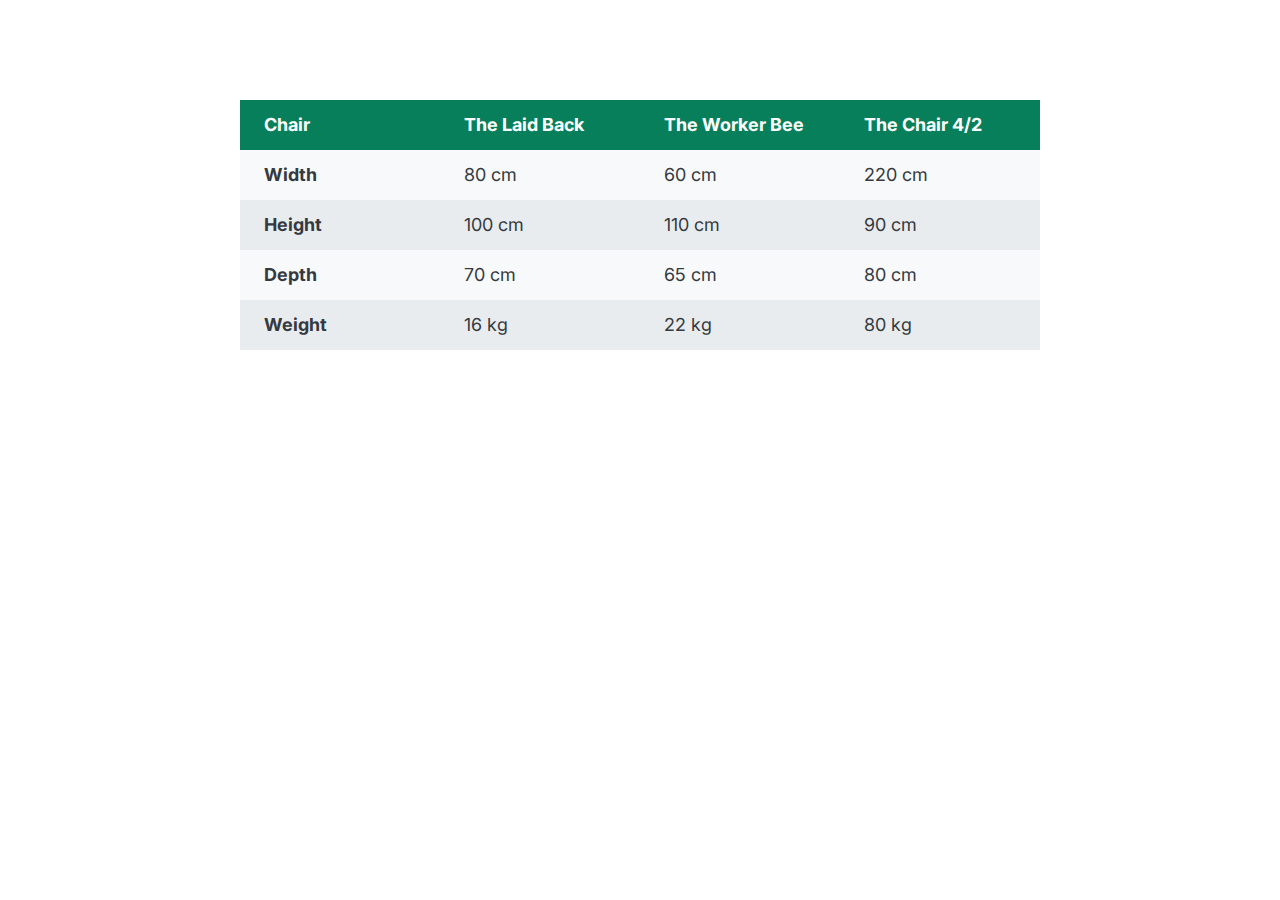
<file: 04-components/table.html>
<!DOCTYPE html>
<html lang="en">
  <head>
    <meta charset="UTF-8" />
    <meta http-equiv="X-UA-Compatible" content="IE=edge" />
    <meta name="viewport" content="width=device-width, initial-scale=1.0" />
    <link
      href="https://fonts.googleapis.com/css2?family=Inter:wght@400;500;700&display=swap"
      rel="stylesheet"
    />

    <title>Accordion Component</title>

    <style>
      /*
      SPACING SYSTEM (px)
      2 / 4 / 8 / 12 / 16 / 24 / 32 / 48 / 64 / 80 / 96 / 128
      FONT SIZE SYSTEM (px)
      10 / 12 / 14 / 16 / 18 / 20 / 24 / 30 / 36 / 44 / 52 / 62 / 74 / 86 / 98
      */
      /* 
      MAIN COLOR: #087f5b
      GREY COLOR: #343a40
      */

      * {
        margin: 0;
        padding: 0;
        box-sizing: border-box;
      }

      body {
        font-family: "Inter", sans-serif;
        color: #343a40;
        line-height: 1;
        display: flex;
        justify-content: center;
      }

      table {
        width: 800px;
        margin-top: 100px;
        font-size: 18px;
        /* border: 1px solid #343a40; */
        border-collapse: collapse;
      }

      th,
      td {
        /* border: 1px solid #343a40; */
        padding: 16px 24px;
        text-align: left;
      }

      thead tr {
        background-color: #087f5b;
        color: #fff;
      }

      thead th {
        width: 25%;
      }

      tbody tr:nth-child(odd) {
        background-color: #f8f9fa;
      }

      tbody tr:nth-child(even) {
        background-color: #e9ecef;
      }
    </style>
  </head>
  <body>
    <table>
      <thead>
        <tr>
          <th>Chair</th>
          <th>The Laid Back</th>
          <th>The Worker Bee</th>
          <th>The Chair 4/2</th>
        </tr>
      </thead>

      <tbody>
        <tr>
          <th>Width</th>
          <td>80 cm</td>
          <td>60 cm</td>
          <td>220 cm</td>
        </tr>
        <tr>
          <th>Height</th>
          <td>100 cm</td>
          <td>110 cm</td>
          <td>90 cm</td>
        </tr>
        <tr>
          <th>Depth</th>
          <td>70 cm</td>
          <td>65 cm</td>
          <td>80 cm</td>
        </tr>
        <tr>
          <th>Weight</th>
          <td>16 kg</td>
          <td>22 kg</td>
          <td>80 kg</td>
        </tr>
      </tbody>
    </table>
  </body>
</html>
</file>
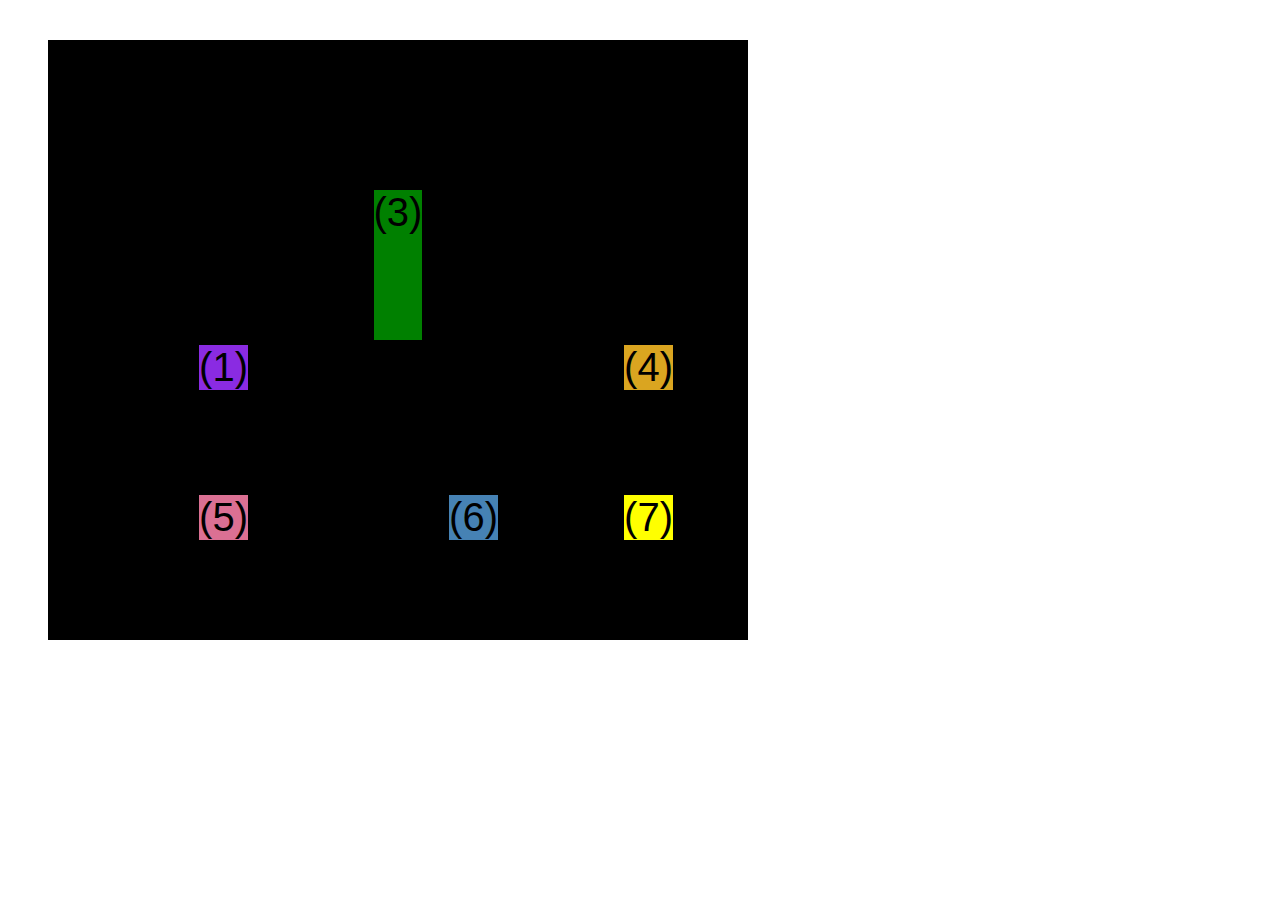
<file: css-layouts/css-grid.html>
<!DOCTYPE html>
<html lang="en">
  <head>
    <meta charset="UTF-8" />
    <meta http-equiv="X-UA-Compatible" content="IE=edge" />
    <meta name="viewport" content="width=device-width, initial-scale=1.0" />
    <title>CSS Grid</title>
    <style>
      .el--1 {
        background-color: blueviolet;
      }
      .el--2 {
        background-color: orangered;
      }
      .el--3 {
        background-color: green;
        height: 150px;
      }
      .el--4 {
        background-color: goldenrod;
      }
      .el--5 {
        background-color: palevioletred;
      }
      .el--6 {
        background-color: steelblue;
      }
      .el--7 {
        background-color: yellow;
      }
      .el--8 {
        background-color: crimson;
      }

      .container--1 {
        /* STARTER */
        font-family: sans-serif;
        background-color: #ddd;
        font-size: 30px;
        margin: 40px;

        /* CSS GRID */
        display: grid;
        /* grid-template-columns: 200px 200px 1fr 1fr; */
        /* grid-template-rows: 300px 200px; */
        /* grid-template-columns: 1fr 1fr 1fr auto; */

        grid-template-columns: repeat(4, 1fr);
        grid-template-rows: 1fr 1fr;
        /* height: 500px; */

        /* gap: 30px; */
        column-gap: 20px;
        row-gap: 40px;

        /* TEMP */
        display: none;
      }

      .el--8 {
        grid-column: 2 / 3;
        /* grid-row: 1 / span 2; */
        grid-row: 1 / 2;
      }

      .el--2 {
        /* grid-column: 1 / 4; */
        /* grid-column: 1 / span 4; */
        grid-column: 1 / -1;
        grid-row: 2;
      }

      .el--6 {
        /* grid-row: 3 / 5; */
      }

      .container--2 {
        /* STARTER */
        font-family: sans-serif;
        background-color: black;
        font-size: 40px;
        margin: 40px;

        width: 700px;
        height: 600px;

        /* CSS GRID */
        display: grid;
        grid-template-columns: 125px 200px 125px;
        grid-template-rows: 250px 100px;
        gap: 50px;

        /* Aligning tracks inside container: distribute empty space */
        justify-content: center;
        /* justify-content: space-between; */
        align-content: center;

        /* Aligning items INSIDE cells: moving items around inside cells */
        align-items: end;
        justify-items: end;
      }

      .el--3 {
        align-self: center;
        justify-self: center;
      }
    </style>
  </head>
  <body>
    <div class="container--1">
      <div class="el el--1">(1) HTML</div>
      <div class="el el--2">(2) and</div>
      <div class="el el--3">(3) CSS</div>
      <div class="el el--4">(4) are</div>
      <div class="el el--5">(5) amazing</div>
      <div class="el el--6">(6) languages</div>
      <!-- <div class="el el--7">(7) to</div> -->
      <div class="el el--8">(8) learn</div>
    </div>

    <div class="container--2">
      <div class="el el--1">(1)</div>
      <div class="el el--3">(3)</div>
      <div class="el el--4">(4)</div>
      <div class="el el--5">(5)</div>
      <div class="el el--6">(6)</div>
      <div class="el el--7">(7)</div>
    </div>
  </body>
</html>
</file>
<file: 02-test/style.css>
* {
    /* border-top: 10px solid #1098ad; */
    margin: 0;
    padding: 0;
}

/* PAGE SECTIONS */
body {
    color: #444;
    font-family: sans-serif;

    border-top: 10px solid #1098ad;
    position: relative;
}

.container {
    width: 800px;
    /* margin-left: auto;
  margin-right: auto; */
    margin: 0 auto;
}

.main-header {
    background-color: #f7f7f7;
    /* padding: 20px;
  padding-left: 40px;
  padding-right: 40px; */
    padding: 20px 40px;
    margin-bottom: 60px;
    /* height: 80px; */
}

nav {
    font-size: 18px;
    /* text-align: center; */
}

article {
    margin-bottom: 60px;
}

.post-header {
    margin-bottom: 40px;
    /* position: relative; */
}

aside {
    background-color: #f7f7f7;
    border-top: 5px solid #1098ad;
    border-bottom: 5px solid #1098ad;
    /* padding-top: 50px;
  padding-bottom: 50px; */
    padding: 50px 0;
    width: 500px;
}

/* SMALLER ELEMENTS */
h1,
h2,
h3 {
    color: #1098ad;
}

h1 {
    font-size: 26px;
    text-transform: uppercase;
    font-style: italic;
}

h2 {
    font-size: 40px;
    margin-bottom: 30px;
}

h3 {
    font-size: 30px;
    margin-bottom: 20px;
    margin-top: 40px;
}

h4 {
    font-size: 20px;
    text-transform: uppercase;
    text-align: center;
}

p {
    font-size: 22px;
    line-height: 1.5;
    margin-bottom: 15px;
}

ul,
ol {
    margin-left: 50px;
    margin-bottom: 20px;
}

li {
    font-size: 20px;
    margin-bottom: 10px;
    /* display: inline; */
}

li:last-child {
    margin-bottom: 0;
}

/* footer p {
  font-size: 16px;
} */

/* article header p {
  font-style: italic;
} */

#author {
    font-style: italic;
    font-size: 18px;
}

#copyright {
    font-size: 16px;
}

.related-author {
    font-size: 18px;
    font-weight: bold;
}

/* ul {
  list-style: none;
} */

.related {
    list-style: none;
}

body {
    /* background-color: orangered; */
}

/* .first-li {
  font-weight: bold;
} */

li:first-child {
    font-weight: bold;
}

li:last-child {
    font-style: italic;
}

li:nth-child(even) {
    /* color: red; */
}

/* Misconception: this won't work! */
article p:first-child {
    color: red;
}

/* Styling links */
a:link {
    color: #1098ad;
    text-decoration: none;
}

a:visited {
    /* color: #777; */
    color: #1098ad;
}

a:hover {
    color: orangered;
    font-weight: bold;
    text-decoration: underline orangered;
}

a:active {
    background-color: black;
    font-style: italic;
}

/* LVHA */

.post-img {
    width: 100%;
    height: auto;
}

nav a:link {
    /* background-color: orangered;
  margin: 20px;
  padding: 20px;

  display: block; */

    margin-right: 30px;
    margin-top: 10px;
    display: inline-block;
}

nav a:link:last-child {
    margin-right: 0;
}

button {
    font-size: 22px;
    padding: 20px;
    cursor: pointer;

    position: absolute;
    /* top: 50px;
  left: 50px; */
    bottom: 50px;
    right: 50px;
}

h1::first-letter {
    font-style: normal;
    margin-right: 5px;
}

h3+p::first-line {
    /* color: red; */
}

h2 {
    /* background-color: orange; */
    position: relative;
}

h2::before {
    content: "TOP";
    background-color: #ffe70e;
    color: #444;
    font-size: 16px;
    font-weight: bold;
    display: inline-block;
    padding: 5px 10px;
    position: absolute;
    top: -10px;
    right: -25px;
}

/* Resolving conflicts */
/* #copyright {
  color: red;
}

.copyright {
  color: blue;
}

.text {
  color: yellow;
}

footer p {
  color: green !important;
} */

/* nav a:link,
nav p {
  font-size: 18px;
} */
</file>
<file: 03-test/style.css>
/* .{
    margin: 0;
    padding: 0;
} */

body {
    font-family: sans-serif;
    line-height: 1.4;
}


.product {
    border: 4px solid black;
    width: 825px;
    margin: 50px auto;

}

.product-title {
    text-align: center;
    font-size: 22px;
    text-transform: uppercase;
    background-color: #f7f7f7;
    padding: 15px;
}

.dollar {

    font-size: 24px;

}

.shipping {
    font-size: 12px;
    text-transform: uppercase;
    font-weight: bold;
    color: #777;
    margin-bottom: 20px;
}

.more-information:link,
.more-information:visited {
    color: black;

}

.more-information:hover,
.more-information:active {
    text-decoration: none;
}

.product-details {
    text-transform: uppercase;
    font-size: 18px;
    margin-bottom: 15px;
    margin-top: 30px;
}

.product-list {
    list-style: square;
    margin-left: 20px;
}

.button {
    background-color: black;
    border: none;
    color: #fff;
    font-size: 20px;
    text-transform: uppercase;
    cursor: pointer;
    padding: 15px;
    width: 100%;
    border-top: 4px solid black;

}

.button:hover {
    color: #000;
    background-color: #fff;
}
</file>
